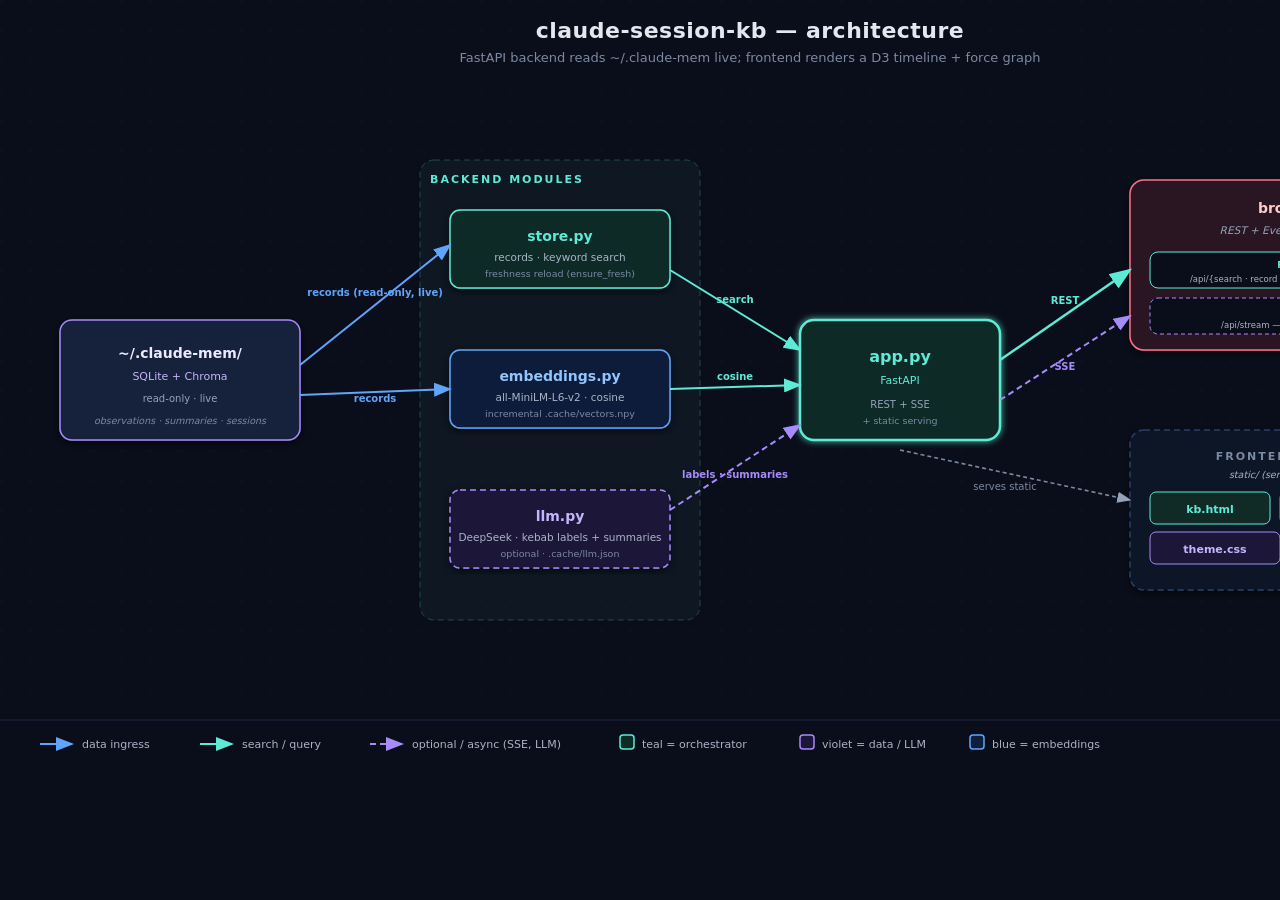
<file: docs/images/architecture.html>
<!doctype html>
<html lang="en">
<head>
<meta charset="UTF-8">
<title>claude-session-kb — architecture</title>
<style>
  *{margin:0;padding:0;box-sizing:border-box;}
  body{background:#0a0e1a;}
</style>
</head>
<body>
<svg id="diagram" width="1500" height="780" viewBox="0 0 1500 780"
  xmlns="http://www.w3.org/2000/svg"
  font-family="'Inter','Segoe UI',system-ui,-apple-system,sans-serif">
<defs>
  <!-- arrow heads -->
  <marker id="ah-teal"   markerWidth="9" markerHeight="7" refX="8" refY="3.5" orient="auto"><polygon points="0 0,9 3.5,0 7" fill="#5eead4"/></marker>
  <marker id="ah-blue"   markerWidth="9" markerHeight="7" refX="8" refY="3.5" orient="auto"><polygon points="0 0,9 3.5,0 7" fill="#60a5fa"/></marker>
  <marker id="ah-violet" markerWidth="9" markerHeight="7" refX="8" refY="3.5" orient="auto"><polygon points="0 0,9 3.5,0 7" fill="#a78bfa"/></marker>
  <marker id="ah-slate"  markerWidth="9" markerHeight="7" refX="8" refY="3.5" orient="auto"><polygon points="0 0,9 3.5,0 7" fill="#94a3b8"/></marker>
  <filter id="shadow" x="-8%" y="-8%" width="116%" height="116%">
    <feDropShadow dx="0" dy="3" stdDeviation="4" flood-color="rgba(0,0,0,0.6)"/>
  </filter>
  <filter id="glow-teal" x="-30%" y="-30%" width="160%" height="160%">
    <feGaussianBlur stdDeviation="3" result="b"/>
    <feMerge><feMergeNode in="b"/><feMergeNode in="SourceGraphic"/></feMerge>
  </filter>
  <pattern id="dots" x="0" y="0" width="30" height="30" patternUnits="userSpaceOnUse">
    <circle cx="1" cy="1" r="0.8" fill="#ffffff" fill-opacity="0.03"/>
  </pattern>
</defs>

<!-- background -->
<rect width="1500" height="780" fill="#0a0e1a"/>
<rect width="1500" height="780" fill="url(#dots)"/>

<!-- title -->
<text x="750" y="38" text-anchor="middle" fill="#e2e8f0" font-size="22" font-weight="700" letter-spacing="0.5">claude-session-kb — architecture</text>
<text x="750" y="62" text-anchor="middle" fill="#7c89a3" font-size="13">FastAPI backend reads ~/.claude-mem live; frontend renders a D3 timeline + force graph</text>

<!-- ============ SOURCE (left) ============ -->
<g>
  <rect x="60" y="320" width="240" height="120" rx="12" fill="#14213b" stroke="#a78bfa" stroke-width="1.5" filter="url(#shadow)"/>
  <text x="180" y="358" text-anchor="middle" fill="#ede9fe" font-size="14" font-weight="700">~/.claude-mem/</text>
  <text x="180" y="380" text-anchor="middle" fill="#c4b5fd" font-size="11">SQLite + Chroma</text>
  <text x="180" y="402" text-anchor="middle" fill="#94a3b8" font-size="10">read-only · live</text>
  <text x="180" y="424" text-anchor="middle" fill="#7c89a3" font-size="9.5" font-style="italic">observations · summaries · sessions</text>
</g>

<!-- ============ BACKEND STACK (middle) ============ -->
<g>
  <!-- group container -->
  <rect x="420" y="160" width="280" height="460" rx="14" fill="#5eead4" fill-opacity="0.04" stroke="#5eead4" stroke-width="1" stroke-dasharray="6 4" stroke-opacity="0.25"/>
  <text x="430" y="183" fill="#5eead4" font-size="11" font-weight="700" letter-spacing="2">BACKEND MODULES</text>

  <!-- store.py -->
  <rect x="450" y="210" width="220" height="78" rx="10" fill="#102a26" stroke="#5eead4" stroke-width="1.5" filter="url(#shadow)"/>
  <text x="560" y="241" text-anchor="middle" fill="#5eead4" font-size="14" font-weight="700">store.py</text>
  <text x="560" y="261" text-anchor="middle" fill="#aab4c6" font-size="10.5">records · keyword search</text>
  <text x="560" y="277" text-anchor="middle" fill="#7c89a3" font-size="9.5">freshness reload (ensure_fresh)</text>

  <!-- embeddings.py -->
  <rect x="450" y="350" width="220" height="78" rx="10" fill="#0f1e3a" stroke="#60a5fa" stroke-width="1.5" filter="url(#shadow)"/>
  <text x="560" y="381" text-anchor="middle" fill="#93c5fd" font-size="14" font-weight="700">embeddings.py</text>
  <text x="560" y="401" text-anchor="middle" fill="#aab4c6" font-size="10.5">all-MiniLM-L6-v2 · cosine</text>
  <text x="560" y="417" text-anchor="middle" fill="#7c89a3" font-size="9.5">incremental .cache/vectors.npy</text>

  <!-- llm.py (optional, dashed border) -->
  <rect x="450" y="490" width="220" height="78" rx="10" fill="#1c1638" stroke="#a78bfa" stroke-width="1.5" stroke-dasharray="6 4" filter="url(#shadow)"/>
  <text x="560" y="521" text-anchor="middle" fill="#c4b5fd" font-size="14" font-weight="700">llm.py</text>
  <text x="560" y="541" text-anchor="middle" fill="#aab4c6" font-size="10.5">DeepSeek · kebab labels + summaries</text>
  <text x="560" y="557" text-anchor="middle" fill="#7c89a3" font-size="9.5">optional · .cache/llm.json</text>
</g>

<!-- ============ APP.PY (fastapi gateway) ============ -->
<g>
  <rect x="800" y="320" width="200" height="120" rx="14" fill="#0e2b25" stroke="#5eead4" stroke-width="2.5" filter="url(#glow-teal)"/>
  <text x="900" y="362" text-anchor="middle" fill="#5eead4" font-size="16" font-weight="700">app.py</text>
  <text x="900" y="384" text-anchor="middle" fill="#5eead4" font-size="11">FastAPI</text>
  <text x="900" y="408" text-anchor="middle" fill="#94a3b8" font-size="10">REST + SSE</text>
  <text x="900" y="424" text-anchor="middle" fill="#7c89a3" font-size="9.5">+ static serving</text>
</g>

<!-- ============ BROWSER (right) ============ -->
<g>
  <rect x="1130" y="180" width="320" height="170" rx="14" fill="#2a1320" stroke="#fb7185" stroke-width="1.5" filter="url(#shadow)"/>
  <text x="1290" y="213" text-anchor="middle" fill="#fecaca" font-size="14" font-weight="700">browser</text>
  <text x="1290" y="234" text-anchor="middle" fill="#94a3b8" font-size="10.5" font-style="italic">REST + EventSource client</text>

  <!-- REST endpoint chip -->
  <rect x="1150" y="252" width="280" height="36" rx="8" fill="#0a0e1a" stroke="#5eead4" stroke-width="1"/>
  <text x="1290" y="268" text-anchor="middle" fill="#5eead4" font-size="9" font-weight="700">REST</text>
  <text x="1290" y="282" text-anchor="middle" fill="#aab4c6" font-size="8.5">/api/{search · record · sessions · graph · meta}</text>

  <!-- SSE endpoint chip -->
  <rect x="1150" y="298" width="280" height="36" rx="8" fill="#0a0e1a" stroke="#a78bfa" stroke-width="1" stroke-dasharray="4 3"/>
  <text x="1290" y="314" text-anchor="middle" fill="#a78bfa" font-size="9" font-weight="700">SSE</text>
  <text x="1290" y="328" text-anchor="middle" fill="#aab4c6" font-size="8.5">/api/stream — refresh on growth</text>
</g>

<!-- ============ FRONTEND ASSETS (right, bottom) ============ -->
<g>
  <rect x="1130" y="430" width="320" height="160" rx="14" fill="#0f1626" stroke="#274064" stroke-width="1.5" stroke-dasharray="6 4" filter="url(#shadow)"/>
  <text x="1290" y="460" text-anchor="middle" fill="#7c89a3" font-size="11" font-weight="700" letter-spacing="2">FRONTEND ASSETS</text>
  <text x="1290" y="478" text-anchor="middle" fill="#aab4c6" font-size="9.5" font-style="italic">static/ (served by app.py)</text>

  <rect x="1150" y="492" width="120" height="32" rx="6" fill="#102a26" stroke="#5eead4" stroke-width="1"/>
  <text x="1210" y="513" text-anchor="middle" fill="#5eead4" font-size="11" font-weight="600">kb.html</text>

  <rect x="1280" y="492" width="150" height="32" rx="6" fill="#0f1e3a" stroke="#60a5fa" stroke-width="1"/>
  <text x="1355" y="513" text-anchor="middle" fill="#93c5fd" font-size="11" font-weight="600">kb.js (D3 timeline)</text>

  <rect x="1150" y="532" width="130" height="32" rx="6" fill="#1c1638" stroke="#a78bfa" stroke-width="1"/>
  <text x="1215" y="553" text-anchor="middle" fill="#c4b5fd" font-size="11" font-weight="600">theme.css</text>

  <rect x="1290" y="532" width="140" height="32" rx="6" fill="#0f1626" stroke="#7c89a3" stroke-width="1"/>
  <text x="1360" y="553" text-anchor="middle" fill="#aab4c6" font-size="11" font-weight="600">index.html</text>
</g>

<!-- ============ EDGES ============ -->
<!-- claude-mem → store.py -->
<line x1="300" y1="365" x2="450" y2="245" stroke="#60a5fa" stroke-width="2" marker-end="url(#ah-blue)"/>
<text x="375" y="296" text-anchor="middle" fill="#60a5fa" font-size="10" font-weight="600">records (read-only, live)</text>

<!-- claude-mem → embeddings.py -->
<line x1="300" y1="395" x2="450" y2="389" stroke="#60a5fa" stroke-width="2" marker-end="url(#ah-blue)"/>
<text x="375" y="402" text-anchor="middle" fill="#60a5fa" font-size="10" font-weight="600">records</text>

<!-- store.py → app.py -->
<line x1="670" y1="270" x2="800" y2="350" stroke="#5eead4" stroke-width="2" marker-end="url(#ah-teal)"/>
<text x="735" y="303" text-anchor="middle" fill="#5eead4" font-size="10" font-weight="600">search</text>

<!-- embeddings.py → app.py -->
<line x1="670" y1="389" x2="800" y2="385" stroke="#5eead4" stroke-width="2" marker-end="url(#ah-teal)"/>
<text x="735" y="380" text-anchor="middle" fill="#5eead4" font-size="10" font-weight="600">cosine</text>

<!-- llm.py → app.py (dashed, optional) -->
<line x1="670" y1="510" x2="800" y2="425" stroke="#a78bfa" stroke-width="2" stroke-dasharray="6 4" marker-end="url(#ah-violet)"/>
<text x="735" y="478" text-anchor="middle" fill="#a78bfa" font-size="10" font-weight="600">labels · summaries</text>

<!-- app.py → browser REST -->
<line x1="1000" y1="360" x2="1130" y2="270" stroke="#5eead4" stroke-width="2.5" marker-end="url(#ah-teal)"/>
<text x="1065" y="304" text-anchor="middle" fill="#5eead4" font-size="10" font-weight="600">REST</text>

<!-- app.py → browser SSE (dashed) -->
<line x1="1000" y1="400" x2="1130" y2="316" stroke="#a78bfa" stroke-width="2" stroke-dasharray="6 4" marker-end="url(#ah-violet)"/>
<text x="1065" y="370" text-anchor="middle" fill="#a78bfa" font-size="10" font-weight="600">SSE</text>

<!-- app.py serves frontend (down arrow, slate) -->
<line x1="900" y1="450" x2="1130" y2="500" stroke="#7c89a3" stroke-width="1.6" stroke-dasharray="4 3" marker-end="url(#ah-slate)"/>
<text x="1005" y="490" text-anchor="middle" fill="#7c89a3" font-size="10">serves static</text>

<!-- ============ LEGEND ============ -->
<rect x="0" y="720" width="1500" height="60" fill="#0a0e1a"/>
<line x1="0" y1="720" x2="1500" y2="720" stroke="#1e2740" stroke-width="1"/>

<g transform="translate(40, 738)">
  <line x1="0" y1="6" x2="32" y2="6" stroke="#60a5fa" stroke-width="2" marker-end="url(#ah-blue)"/>
  <text x="42" y="10" fill="#aab4c6" font-size="11">data ingress</text>
</g>
<g transform="translate(200, 738)">
  <line x1="0" y1="6" x2="32" y2="6" stroke="#5eead4" stroke-width="2" marker-end="url(#ah-teal)"/>
  <text x="42" y="10" fill="#aab4c6" font-size="11">search / query</text>
</g>
<g transform="translate(370, 738)">
  <line x1="0" y1="6" x2="32" y2="6" stroke="#a78bfa" stroke-width="2" stroke-dasharray="6 4" marker-end="url(#ah-violet)"/>
  <text x="42" y="10" fill="#aab4c6" font-size="11">optional / async (SSE, LLM)</text>
</g>
<g transform="translate(620, 738)">
  <rect x="0" y="-3" width="14" height="14" rx="3" fill="#0e2b25" stroke="#5eead4" stroke-width="1.5"/>
  <text x="22" y="10" fill="#aab4c6" font-size="11">teal = orchestrator</text>
</g>
<g transform="translate(800, 738)">
  <rect x="0" y="-3" width="14" height="14" rx="3" fill="#1c1638" stroke="#a78bfa" stroke-width="1.5"/>
  <text x="22" y="10" fill="#aab4c6" font-size="11">violet = data / LLM</text>
</g>
<g transform="translate(970, 738)">
  <rect x="0" y="-3" width="14" height="14" rx="3" fill="#0f1e3a" stroke="#60a5fa" stroke-width="1.5"/>
  <text x="22" y="10" fill="#aab4c6" font-size="11">blue = embeddings</text>
</g>

<text x="1460" y="765" text-anchor="end" fill="#1e2740" font-size="9">claude-session-kb · arch-diagram</text>
</svg>
</body>
</html>
</file>
